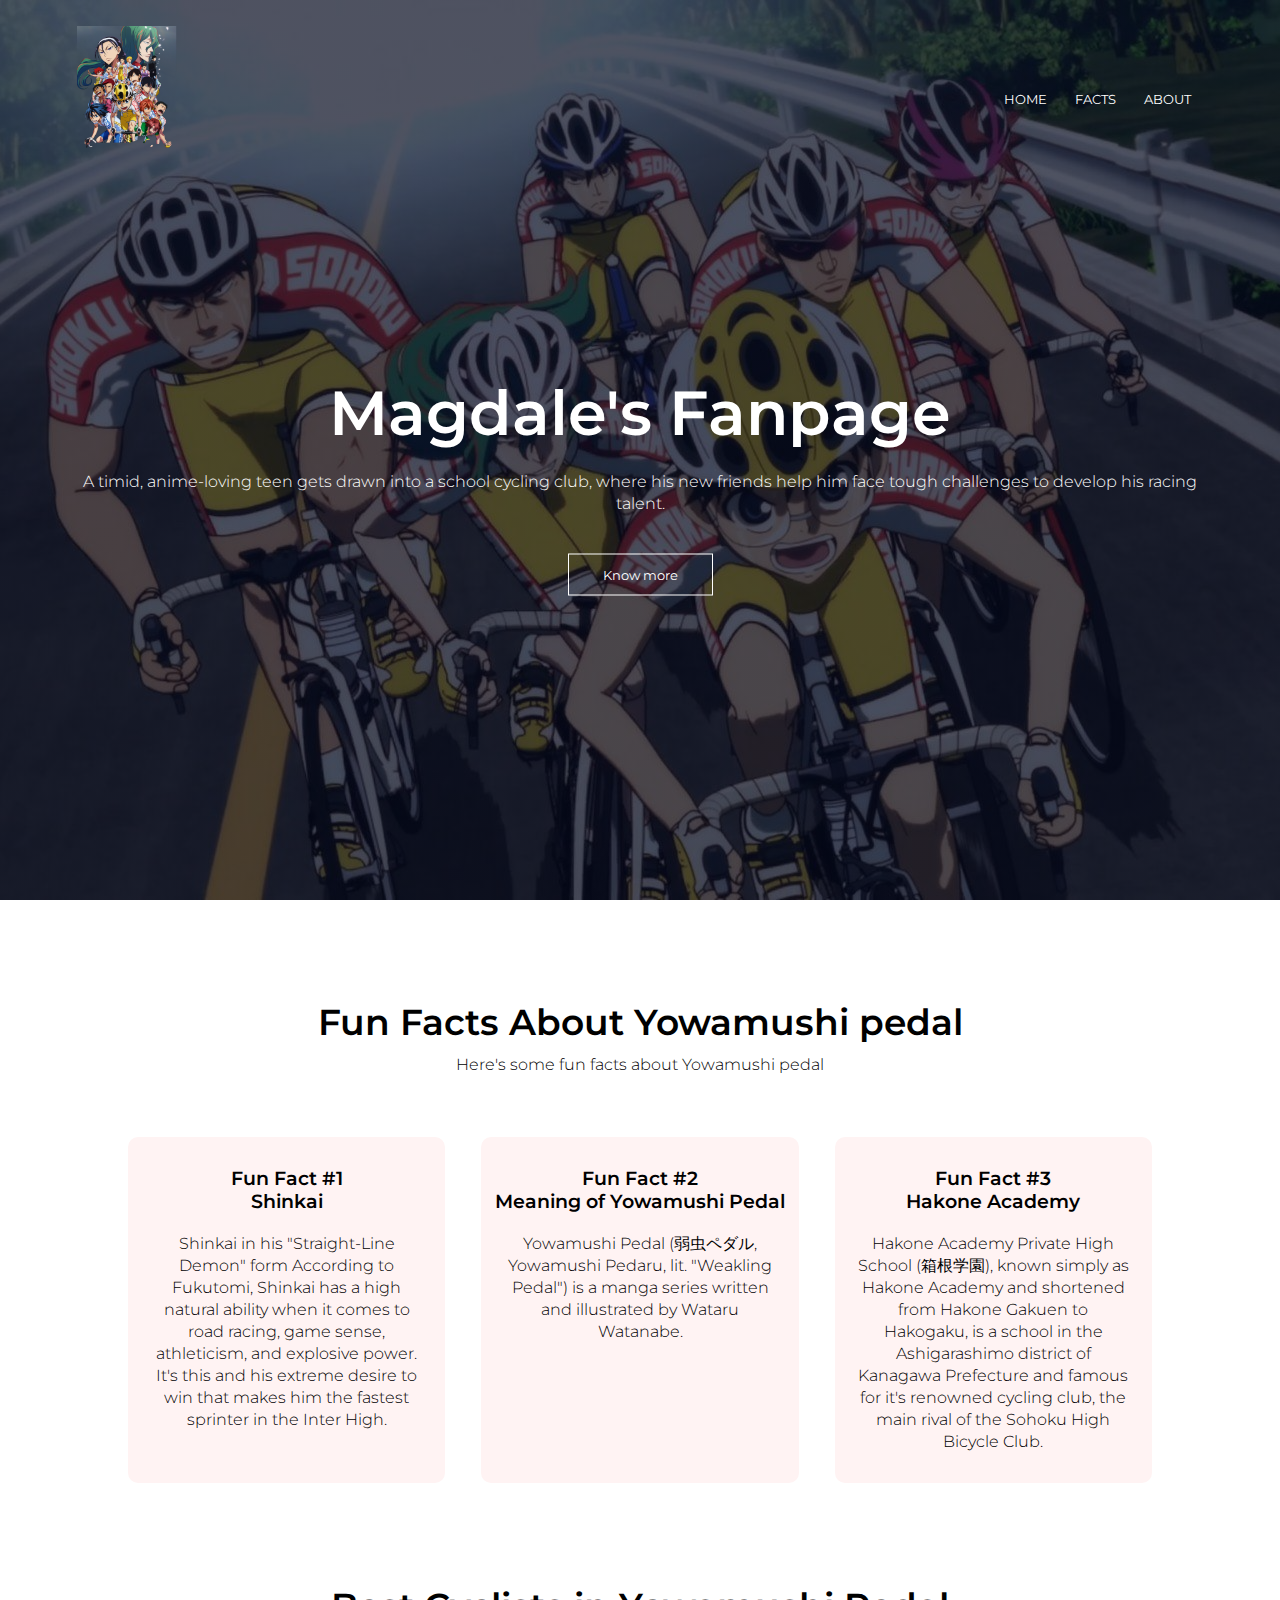
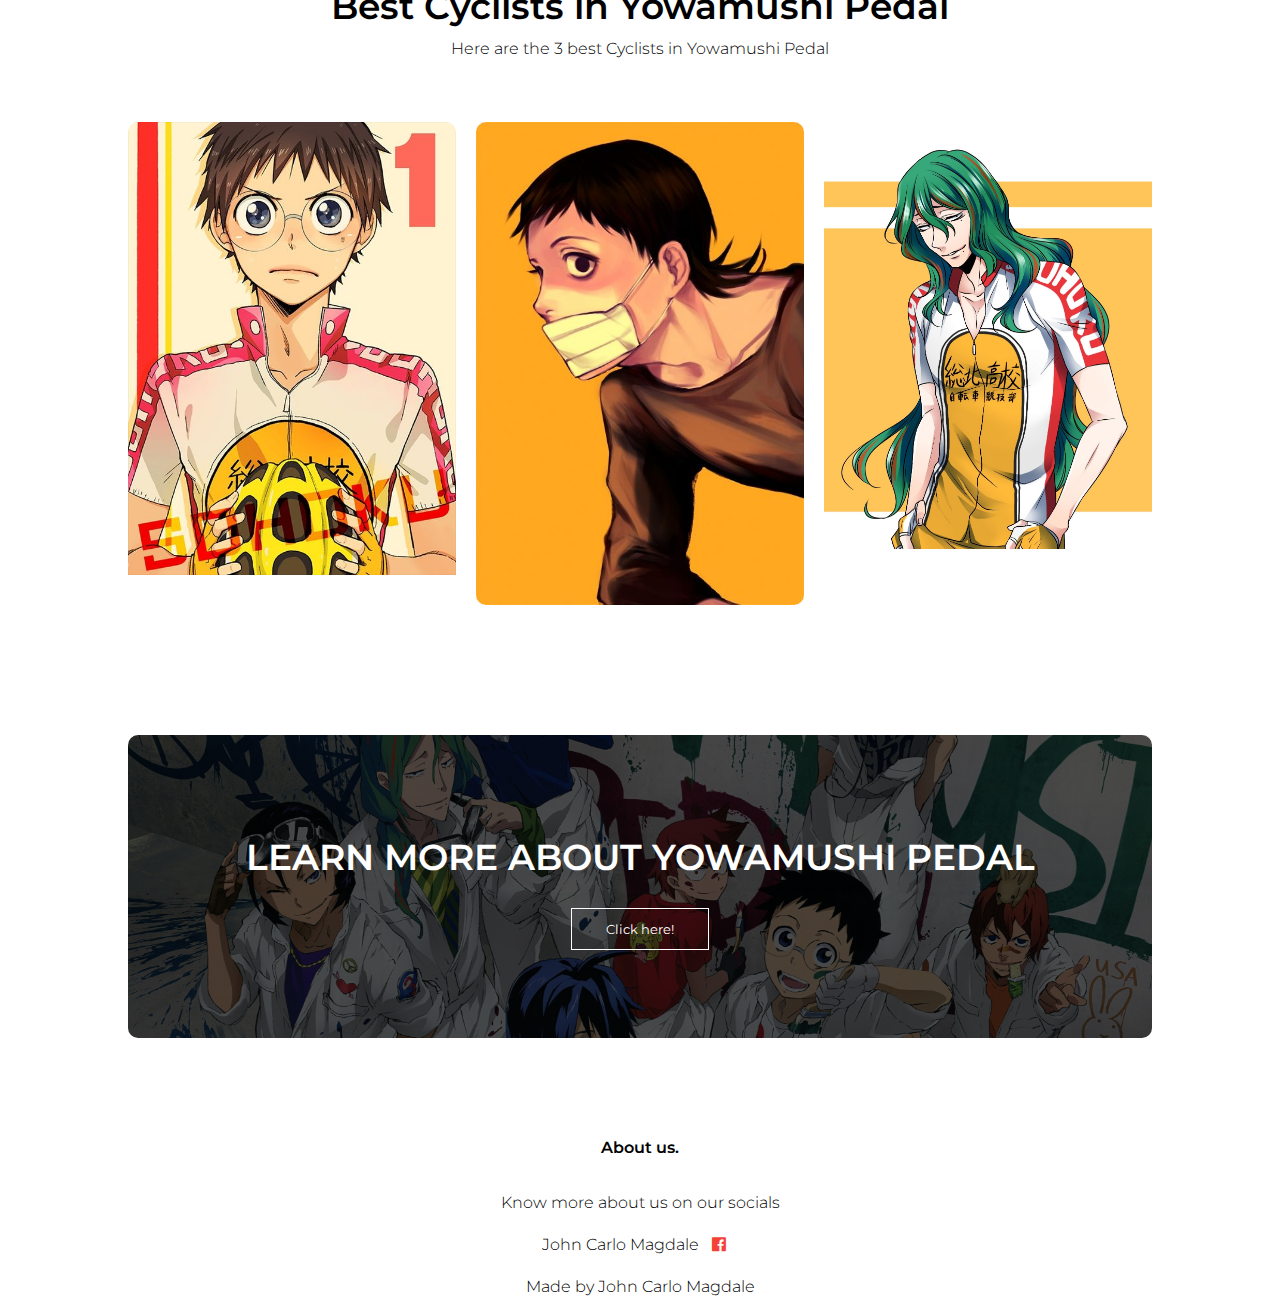
<file: index.html>
<!DOCTYPE html>
<html>
    <head>
        <meta name="viewport" content="with=device-width, initial-scale=1.0">
        <title>Food</title>
        <link rel="stylesheet" href="Style.css">
        <link rel="preconnect" href="https://fonts.googleapis.com">
<link rel="preconnect" href="https://fonts.gstatic.com" crossorigin>
<link href="https://fonts.googleapis.com/css2?family=Montserrat:ital,wght@0,300;0,500;0,600;0,700;1,400&display=swap" rel="stylesheet">
<link rel="stylesheet" href="https://stackpath.bootstrapcdn.com/font-awesome/4.7.0/css/font-awesome.min.css">
</head>
    <body>
        <section class="header">
            <nav>
                <a href="index.html"><img src="Images/Logo.png"</a>
                <div class="nav-links" id="navlinks">
                    <i class="fa fa-times" onclick="hideMenu()">  </i>
                    <ul>
                        <li><a href="file:///E:/JOHN%20RHEY/Magdale/index.html">HOME</a></li>
                        <li><a href="file:///E:/JOHN%20RHEY/Magdale/Facts.html">FACTS</a></li>
                        <li><a href="file:///E:/JOHN%20RHEY/Magdale/About.html">ABOUT</a></li>
                    </ul>
                </div>
                <i class="fa fa-bars" onclick="showMenu()"></i>
            </nav>
 <div class="text-box">
     <h1>Magdale's Fanpage</h1>
     <p>A timid, anime-loving teen gets drawn into a school cycling club, where his new friends help him face tough challenges to develop his racing talent.</p>
     <a href="file:///E:/JOHN%20RHEY/Magdale/Facts.html" class="hero-btn">Know more</a>
 </div>    

        </section>

<!-----Home---->
<section class="Facts">
    <h1>Fun Facts About Yowamushi pedal</h1>
    <p>Here's some fun facts about Yowamushi pedal</p>
    
    <div class="row">
        <div class="fact1">
            <h3>Fun Fact #1 <br>Shinkai</h3>
            <p>Shinkai in his "Straight-Line Demon" form According to Fukutomi, Shinkai has a high natural ability when it comes to road racing, game sense, athleticism, and explosive power. It's this and his extreme desire to win that makes him the fastest sprinter in the Inter High.</p>
        </div>

        <div class="fact1">
            <h3>Fun Fact #2 <br>Meaning of Yowamushi Pedal</h3>
            <p>Yowamushi Pedal (弱虫ペダル, Yowamushi Pedaru, lit. "Weakling Pedal") is a manga series written and illustrated by Wataru Watanabe.</p>
        </div>

        <div class="fact1">
            <h3>Fun Fact #3 <br>Hakone Academy</h3>
            <p>Hakone Academy Private High School (箱根学園), known simply as Hakone Academy and shortened from Hakone Gakuen to Hakogaku, is a school in the Ashigarashimo district of Kanagawa Prefecture and famous for it's renowned cycling club, the main rival of the Sohoku High Bicycle Club.</p>
        </div>
    </div>
</section>

<!-----Chefs-->
<section class="Chefs">
    <h1>Best Cyclists in Yowamushi Pedal</h1>
    <p>Here are the 3 best Cyclists in Yowamushi Pedal</p>
    <div class="row">
        
        <div class="Chefs1">
            <img src="Images/Onoda.jpg">
            <div class="layer">
            <h3>Onoda Sakamichi</h3>

        </div>
        </div>
        <div class="Chefs1">
            <img src="Images/Akira.jpg">
            <div class="layer">
            <h3>Midousuji Akira</h3>

        </div>
        </div>
        <div class="Chefs1">
            <img src="Images/Yuusuke.jpg">
            <div class="layer">
            <h3>Makishima Yusuke</h3>

        </div>
        </div>
    </div>


</section>

<!---Know more-->
<section class="knowmore">
    <h1>LEARN MORE ABOUT YOWAMUSHI PEDAL</h1>
    <a href="" Know More!></a>
    <a href="file:///E:/JOHN%20RHEY/Magdale/About.html" class="hero-btn">Click here!</a>
</section>

<!--fOOter-->

<section class="Footer">
    <h4>
        About us.
    </h4>
    <p>Know more about us on our socials</p>
    <div class="icons">
        <p>John Carlo Magdale<i class="fa fa-facebook-official"></i></p>
    </div>

    <p>Made by John Carlo Magdale</p>
</section>

<!-----Javascript for toggle Menu----->
        <script>

            var navlinks= document.getElementById("navlinks")

            function showMenu(){
                navlinks.style.right="0";
            }
            function hideMenu(){
                navlinks.style.right="-200px";
            }
        </script>
    </body>
</html>
</file>
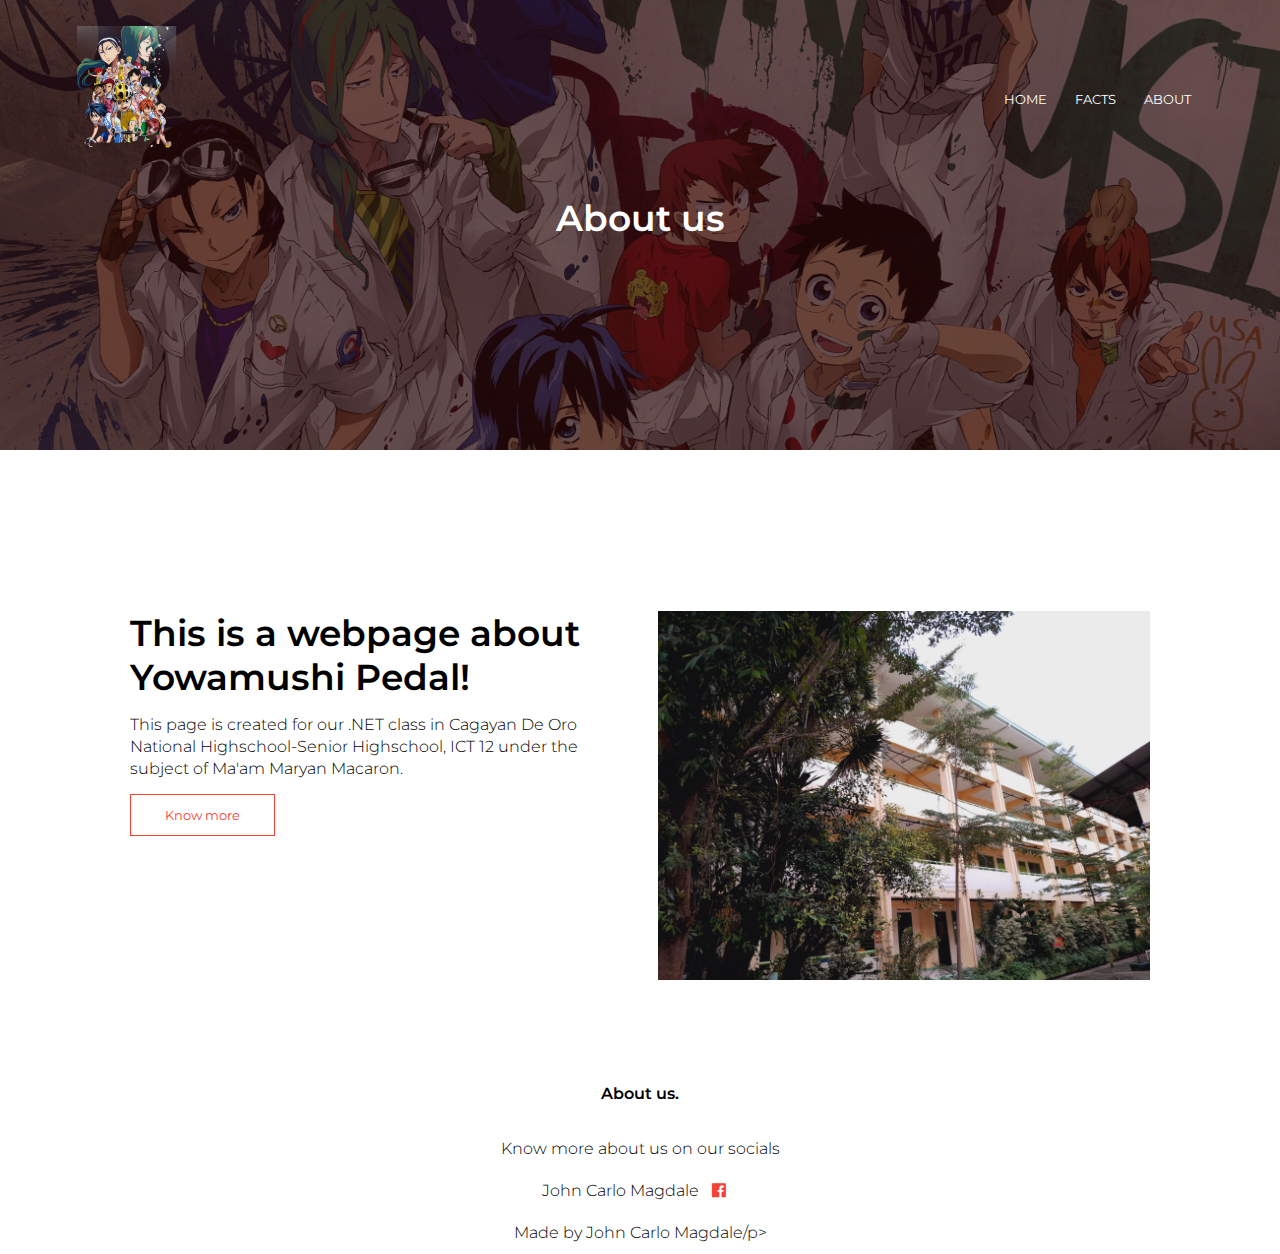
<file: About.html>
<!DOCTYPE html>
<html>
    <head>
        <meta name="viewport" content="with=device-width, initial-scale=1.0">
        <title>Food</title>
        <link rel="stylesheet" href="Style.css">
        <link rel="preconnect" href="https://fonts.googleapis.com">
<link rel="preconnect" href="https://fonts.gstatic.com" crossorigin>
<link href="https://fonts.googleapis.com/css2?family=Montserrat:ital,wght@0,300;0,500;0,600;0,700;1,400&display=swap" rel="stylesheet">
<link rel="stylesheet" href="https://stackpath.bootstrapcdn.com/font-awesome/4.7.0/css/font-awesome.min.css">
</head>
    <body>
        <section class="Sub-header">
            <nav>
                <a href="index.html"><img src="Images/Logo.png"</a>
                <div class="nav-links" id="navlinks">
                    <i class="fa fa-times" onclick="hideMenu()">  </i>
                    <ul>
                        <li><a href="file:///E:/JOHN%20RHEY/Magdale/index.html">HOME</a></li>
                        <li><a href="file:///E:/JOHN%20RHEY/Magdale/Facts.html">FACTS</a></li>
                        <li><a href="file:///E:/JOHN%20RHEY/Magdale/About.html">ABOUT</a></li>
                    </ul>
                </div>
                <i class="fa fa-bars" onclick="showMenu()"></i>
            </nav>
<h1>
    About us
</h1>
        </section>
<!---Content-->

<section class="about-us">
    <div class="row">
        <div class="aboutus1">
            <h1>This is a webpage about Yowamushi Pedal!</h1>
            <p>This page is created for our .NET class in Cagayan De Oro National Highschool-Senior Highschool, ICT 12 under the subject of Ma'am Maryan Macaron.</p>
            <a href="" class="hero-btn red-btn">Know more</a>
        </div>
        <div class="aboutus1">
            <img src="Images\Abouts.jpg">
        </div>
    </div>
</section>




<section class="Footer">
    <h4>
        About us.
    </h4>
    <p>Know more about us on our socials</p>
    <div class="icons">
        <p>John Carlo Magdale<i class="fa fa-facebook-official"></i></p>
    </div>
    <p>Made by John Carlo Magdale/p>
</section>

<!-----Javascript for toggle Menu----->
        <script>

            var navlinks= document.getElementById("navlinks")

            function showMenu(){
                navlinks.style.right="0";
            }
            function hideMenu(){
                navlinks.style.right="-200px";
            }
        </script>
    </body>
</html>
</file>
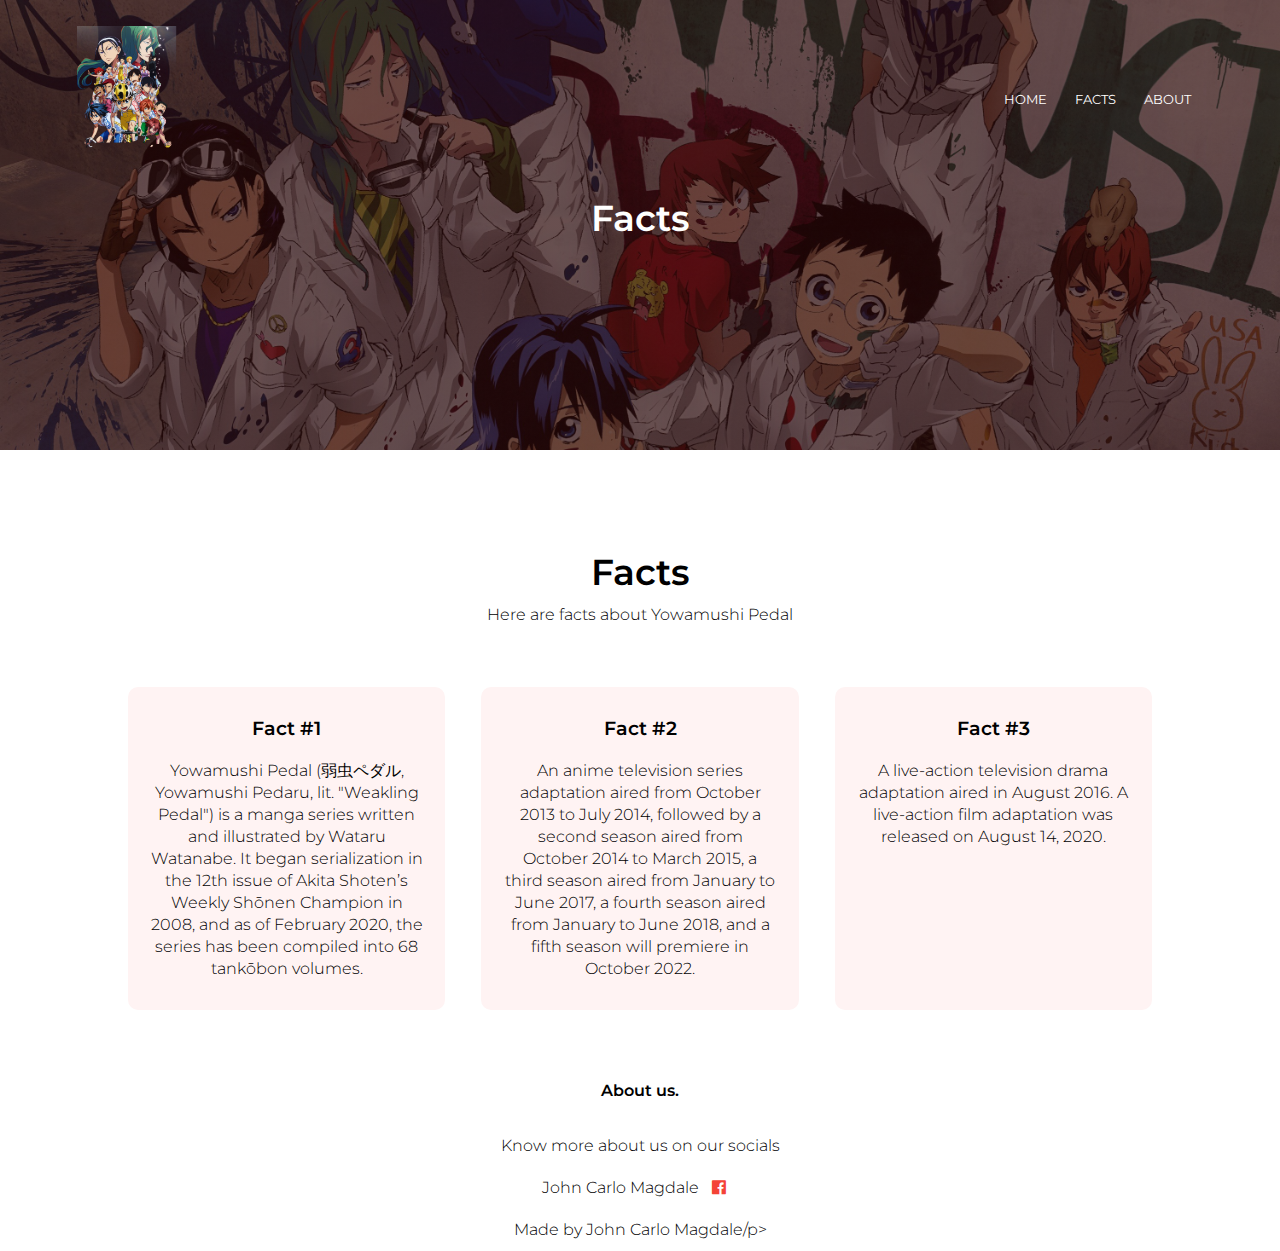
<file: Facts.html>
<!DOCTYPE html>
<html>
    <head>
        <meta name="viewport" content="with=device-width, initial-scale=1.0">
        <title>Food</title>
        <link rel="stylesheet" href="Style.css">
        <link rel="preconnect" href="https://fonts.googleapis.com">
<link rel="preconnect" href="https://fonts.gstatic.com" crossorigin>
<link href="https://fonts.googleapis.com/css2?family=Montserrat:ital,wght@0,300;0,500;0,600;0,700;1,400&display=swap" rel="stylesheet">
<link rel="stylesheet" href="https://stackpath.bootstrapcdn.com/font-awesome/4.7.0/css/font-awesome.min.css">
</head>
    <body>
        <section class="Sub-header">
            <nav>
                <a href="index.html"><img src="Images/Logo.png"</a>
                <div class="nav-links" id="navlinks">
                    <i class="fa fa-times" onclick="hideMenu()">  </i>
                    <ul>
                        <li><a href="file:///E:/JOHN%20RHEY/Magdale/index.html">HOME</a></li>
                        <li><a href="file:///E:/JOHN%20RHEY/Magdale/Facts.html">FACTS</a></li>
                        <li><a href="file:///E:/JOHN%20RHEY/Magdale/About.html">ABOUT</a></li>
                    </ul>
                </div>
                <i class="fa fa-bars" onclick="showMenu()"></i>
            </nav>
<h1>
    Facts
</h1>
        </section>
<!---Facts-->

<section class="Facts">
    <h1>Facts</h1>
    <p>Here are facts about Yowamushi Pedal</p>
    
    <div class="row">
        <div class="fact1">
            <h3>Fact #1</h3>
            <p>Yowamushi Pedal (弱虫ペダル, Yowamushi Pedaru, lit. "Weakling Pedal") is a manga series written and illustrated by Wataru Watanabe. It began serialization in the 12th issue of Akita Shoten’s Weekly Shōnen Champion in 2008, and as of February 2020, the series has been compiled into 68 tankōbon volumes.</p>
        </div>

        <div class="fact1">
            <h3>Fact #2</h3>
            <p>An anime television series adaptation aired from October 2013 to July 2014, followed by a second season aired from October 2014 to March 2015, a third season aired from January to June 2017, a fourth season aired from January to June 2018, and a fifth season will premiere in October 2022.</p>
        </div>

        <div class="fact1">
            <h3>Fact #3</h3>
            <p>A live-action television drama adaptation aired in August 2016. A live-action film adaptation was released on August 14, 2020.</p>
        </div>
    </div>

</section>




<section class="Footer">
    <h4>
        About us.
    </h4>
    <p>Know more about us on our socials</p>
    <div class="icons">
        <p>John Carlo Magdale<i class="fa fa-facebook-official"></i></p>
    </div>
    <p>Made by John Carlo Magdale/p>
</section>

<!-----Javascript for toggle Menu----->
        <script>

            var navlinks= document.getElementById("navlinks")

            function showMenu(){
                navlinks.style.right="0";
            }
            function hideMenu(){
                navlinks.style.right="-200px";
            }
        </script>
    </body>
</html>
</file>
<file: Style.css>
*{
    margin: 0;
    padding: 0;
    font-family: 'Montserrat', sans-serif;;
}
.header{
    min-height: 100vh;
    width: 100%;
    background-image: linear-gradient(rgba(4,9,30,0.7),rgba(4,9,30,0.7)),url(Images/Header.jpg);
    background-position: center;
    background-size: cover;
    position: relative;
}
 nav{
     display: flex;
     padding: 2% 6%;
     justify-content: space-between;
     align-items: center;
 }
 nav img{
     width: 100px;  
 }
 .nav-links{
     flex: 1;
     text-align: right;
 }
 .nav-links ul li{
     list-style: none;
     display: inline-block;
     padding: 8px 12px;
     position: relative;
 }
 .nav-links ul li a{
     color: #fff;
     text-decoration: none;
     font-size: 13px;
 }
 .nav-links ul li ::after{
     content:'';
     width: 0%;
     height: 2px;
     background: #f44336;
     display: block;
     margin: auto;
     transition:0.5s;
 }
 .nav-links ul li:hover ::after{
     width: 100%;
 }
 .text-box{
     width: 90%;
     color: #fff;
     position: absolute;
     top: 30%;
     left: 50%;
     transform: translate(-50%,50%);
     text-align: center;
 }
 .text-box h1{
     font-size: 62px;
 }
 .text-box p{
     margin: 10px 0 40px;
     font: 14px;
     color: #fff;
 }
 .hero-btn{
     display: inline block;
     text-decoration: none;
     color: #fff;
     border: 1px solid #fff;
     padding: 12px 34px;
     font-size: 13px;
     background: transparent;
     position: relative;
     cursor: pointer;
 }

 .hero-btn:hover{
     border: 1px solid #f44336;
     background: #f44336;
     transition: 1s;
 }
 nav .fa{
     display: none;
 }
  
 @media(max-width: 700px){
    .text-box h1{
        font-size: 20px;
    }
    .nav-links ul li{
        display: block;
    }
    .nav-links{
        position: absolute;
        background: #f44336;
        height: 100vh;
        width: 200px;
        top: 0;
        right: -200px;
        text-align: left;
        z-index: 2;
        transition: 1s;
    }
    nav .fa{
        display: block;
        color: #fff;
        font-size: 22px;
        cursor: pointer;
    }
    .nav-links ul{
        padding: 30px;
    }
 }

 /*---Facts----*/

 .Facts{
     width: 80%;
     margin: auto;
     text-align: center;
     padding-top: 100px;
 }
 h1{
     font-size: 36px;
     font-weight: 600;
 }
 p{
     color: rgb(0, 0, 0);
     font-weight: 300;
     line-height: 22px;
     padding: 10px;
 }
 .row{
     margin-top: 5%;
     display: flex;
     justify-content: space-between;
 }
 .fact1{
     flex-basis: 31%;
     background: #fff3f3;
     border-radius: 10px;
     margin-bottom: 5%;
     padding: 20px 12px;
     box-sizing: border-box;
 }
 h3{
     text-align: center;
     font-weight: 600;
     margin: 10px 0;
 }
 .fact1 :hover{
     box-shadow: 0 0 20px 0px rgba(0,0,0,0.2);
     transition: 0.5s;
 }
 @media(max-width: 700px){
 .row{
     flex-direction: column;

 }
}

/*Chefs*/

.Chefs{
    width: 80%;
    margin: auto;
    text-align: center;
    padding-top: 50px;
}
.Chefs1{
    flex-basis: 32%;
    border-radius: 10px;
    margin-bottom: 30px;
    position: relative;
    overflow: hidden;
}

.Chefs1 img{
    width: 100%;
    display: block;

}
.layer{
    background: transparent;
    height: 100%;
    width: 100%;
    position: absolute;
    top: 0;
    left: 0;
    transition: 0.5s;
}
.layer:hover{
    background: rgba(226,0,0,0.7);
    width: 100%;
}
.layer h3{
    width: 100%;
    font-weight: 500;
    color:#fff;
    font-size: 26px;
    bottom: 0;
    left: 50%;
    transform: translateX(-50%);
    position: absolute;
    opacity: 0;
    transition: 0.5s;
}
.layer:hover h3{
    bottom: 49%;
    opacity: 1;
}

/*Knowmore*/

.knowmore{
    margin: 100px auto;
    width: 80%;
    background-image: linear-gradient(rgba(0,0,0,0.7),rgba(0,0,0,0.7)), url(Images/Footer.jpg);
    background-position: center;
    background-size: cover;
    border-radius: 10px;
    text-align: center;
    padding: 100px 0;
}

.knowmore h1{
    color: #fff;
    margin-bottom: 40px;
    padding: 0;
}

@media(max-width:700px){
.knowmore h1{
    font-size: 24px;
}
}

/*footer*/

.Footer{
    width: 100%;
    text-align: center;
    padding: 30px, 0;
    
}

.Footer h4{
    margin-bottom: 25px;
    margin-top: 20px;
    font-weight: 600;

}


.icons .fa{
    color: #f44336;
    margin: 0 13px;
    cursor: pointer;
    padding: 0 0;
    flex-basis: 90%;
}
/*about us*/

.Sub-header{
    height: 50vh;
    width: 100%;
    background-image: linear-gradient(rgba(41, 5, 5, 0.7),rgba(41, 5, 5, 0.7)), url(Images/Footer.jpg);
    background-position: center;
    background-size: cover;
    text-align: center;
    color: #fff;
}

.about-us{
    width: 80%;
    margin: auto;
    padding-top: 80px;
    padding-bottom: 50px;
}

.aboutus1{
    flex-basis: 48%;
    padding: 30px 2px;

}

.aboutus1 img{
    width: 100%;
}

.aboutus1 h1{
    padding-top: 0;
}
.aboutus1 p{
    padding: 15px 0 25px;
}

.red-btn{
    border: 1px solid #f44336;
    background: transparent;
    color: #f44336;
}

.red-btn:hover{
    color: #fff;
}
</file>
